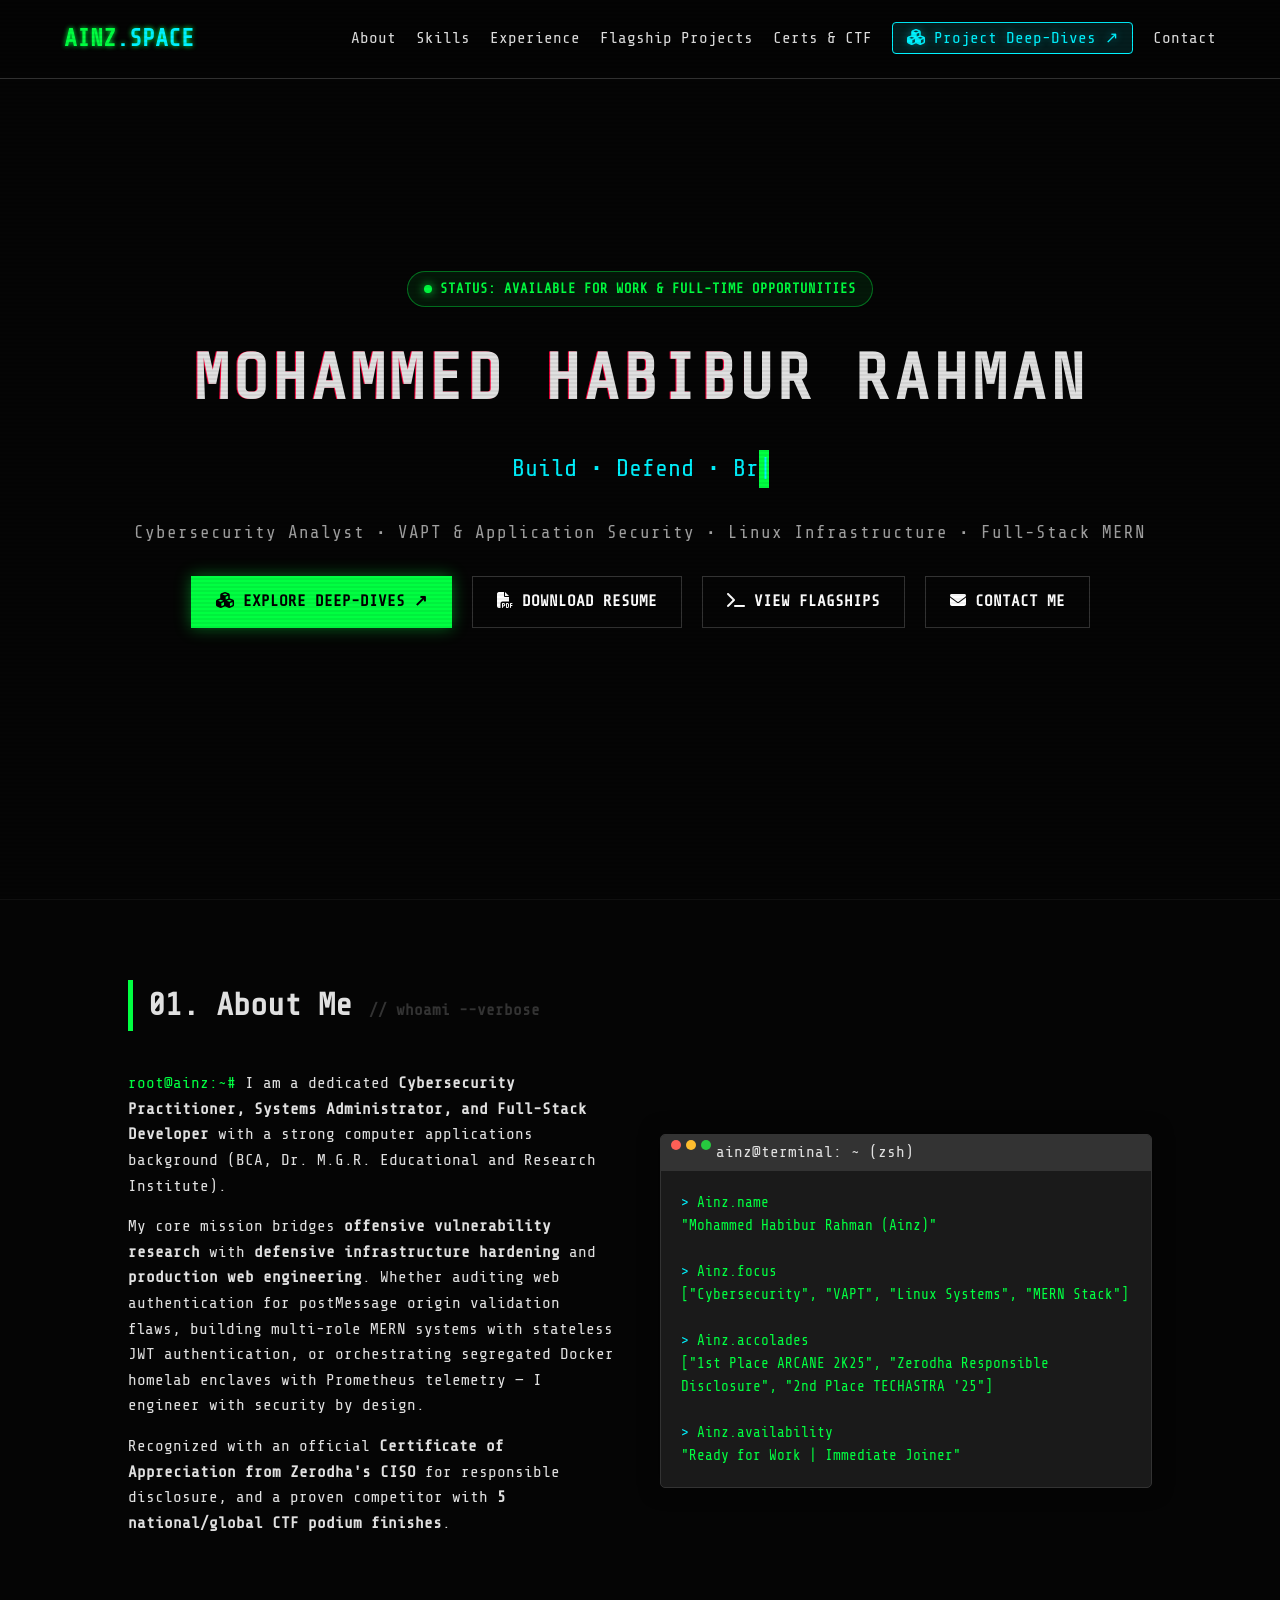
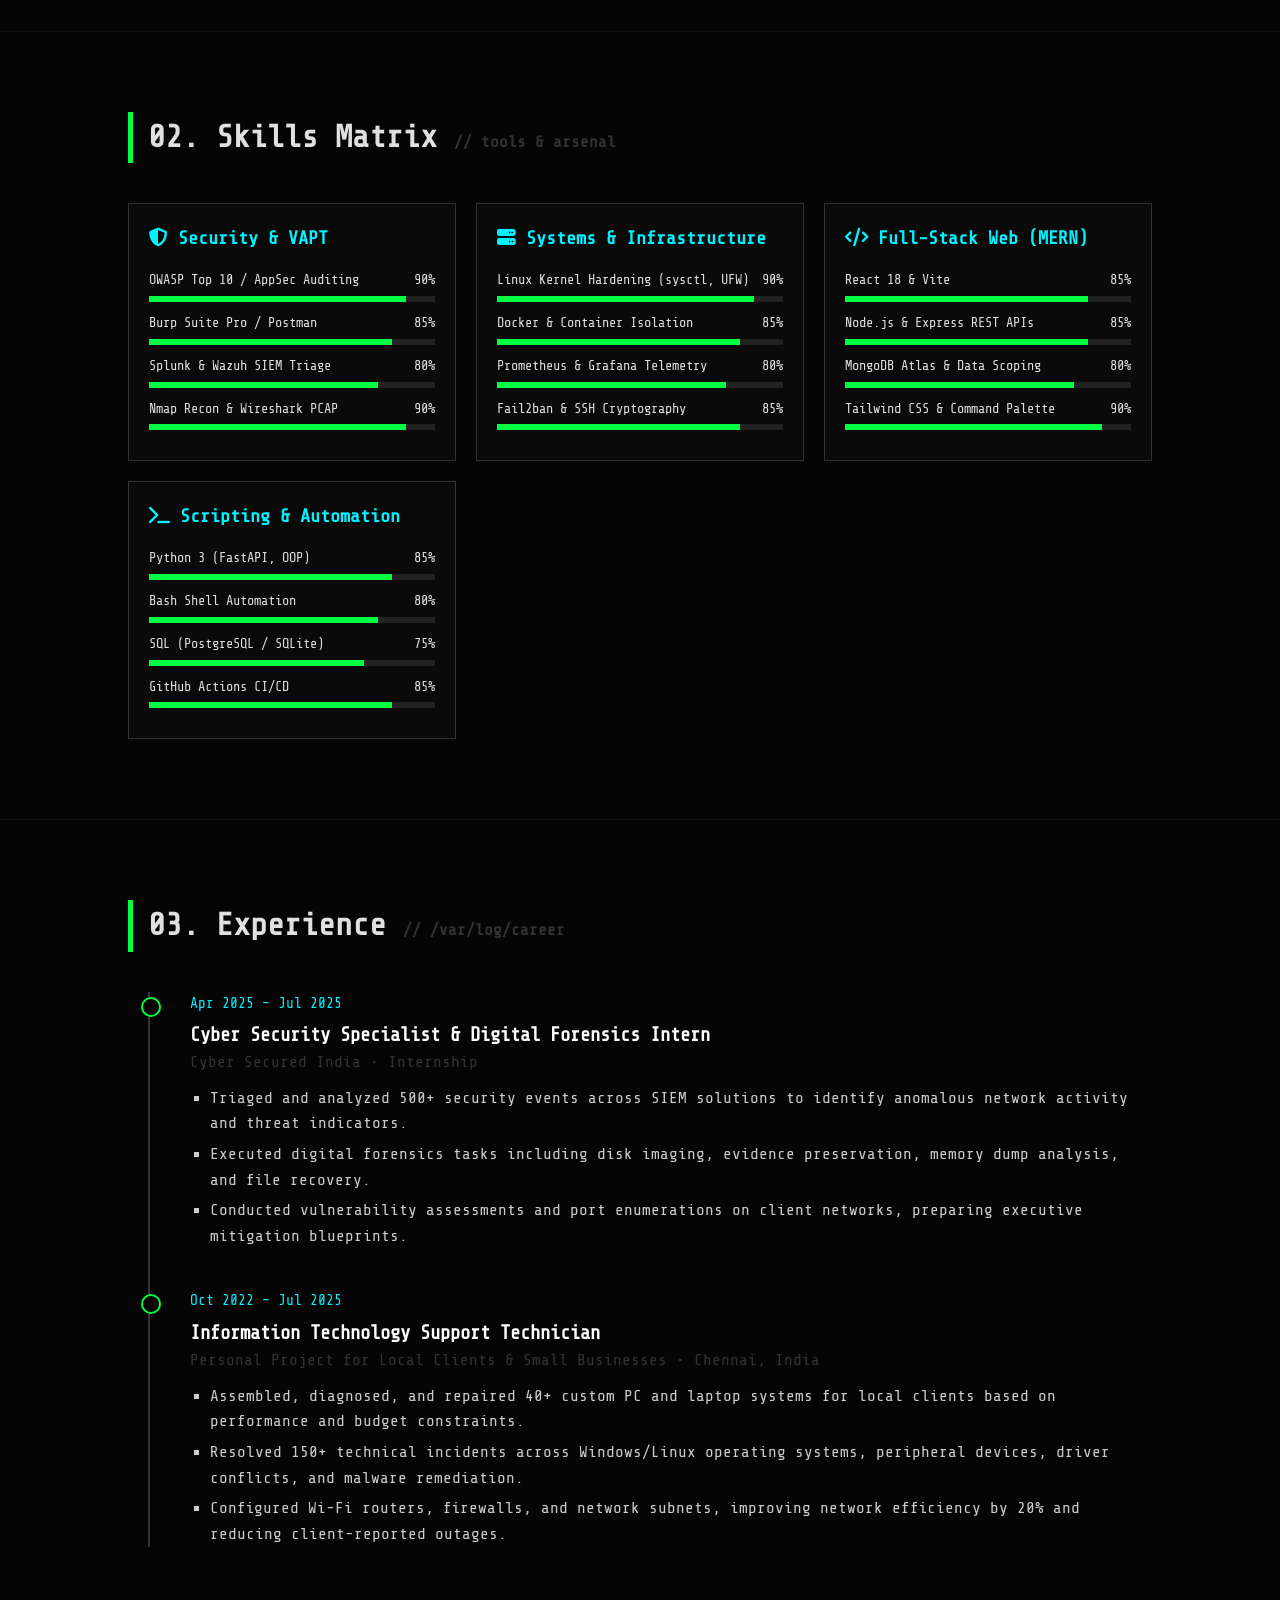
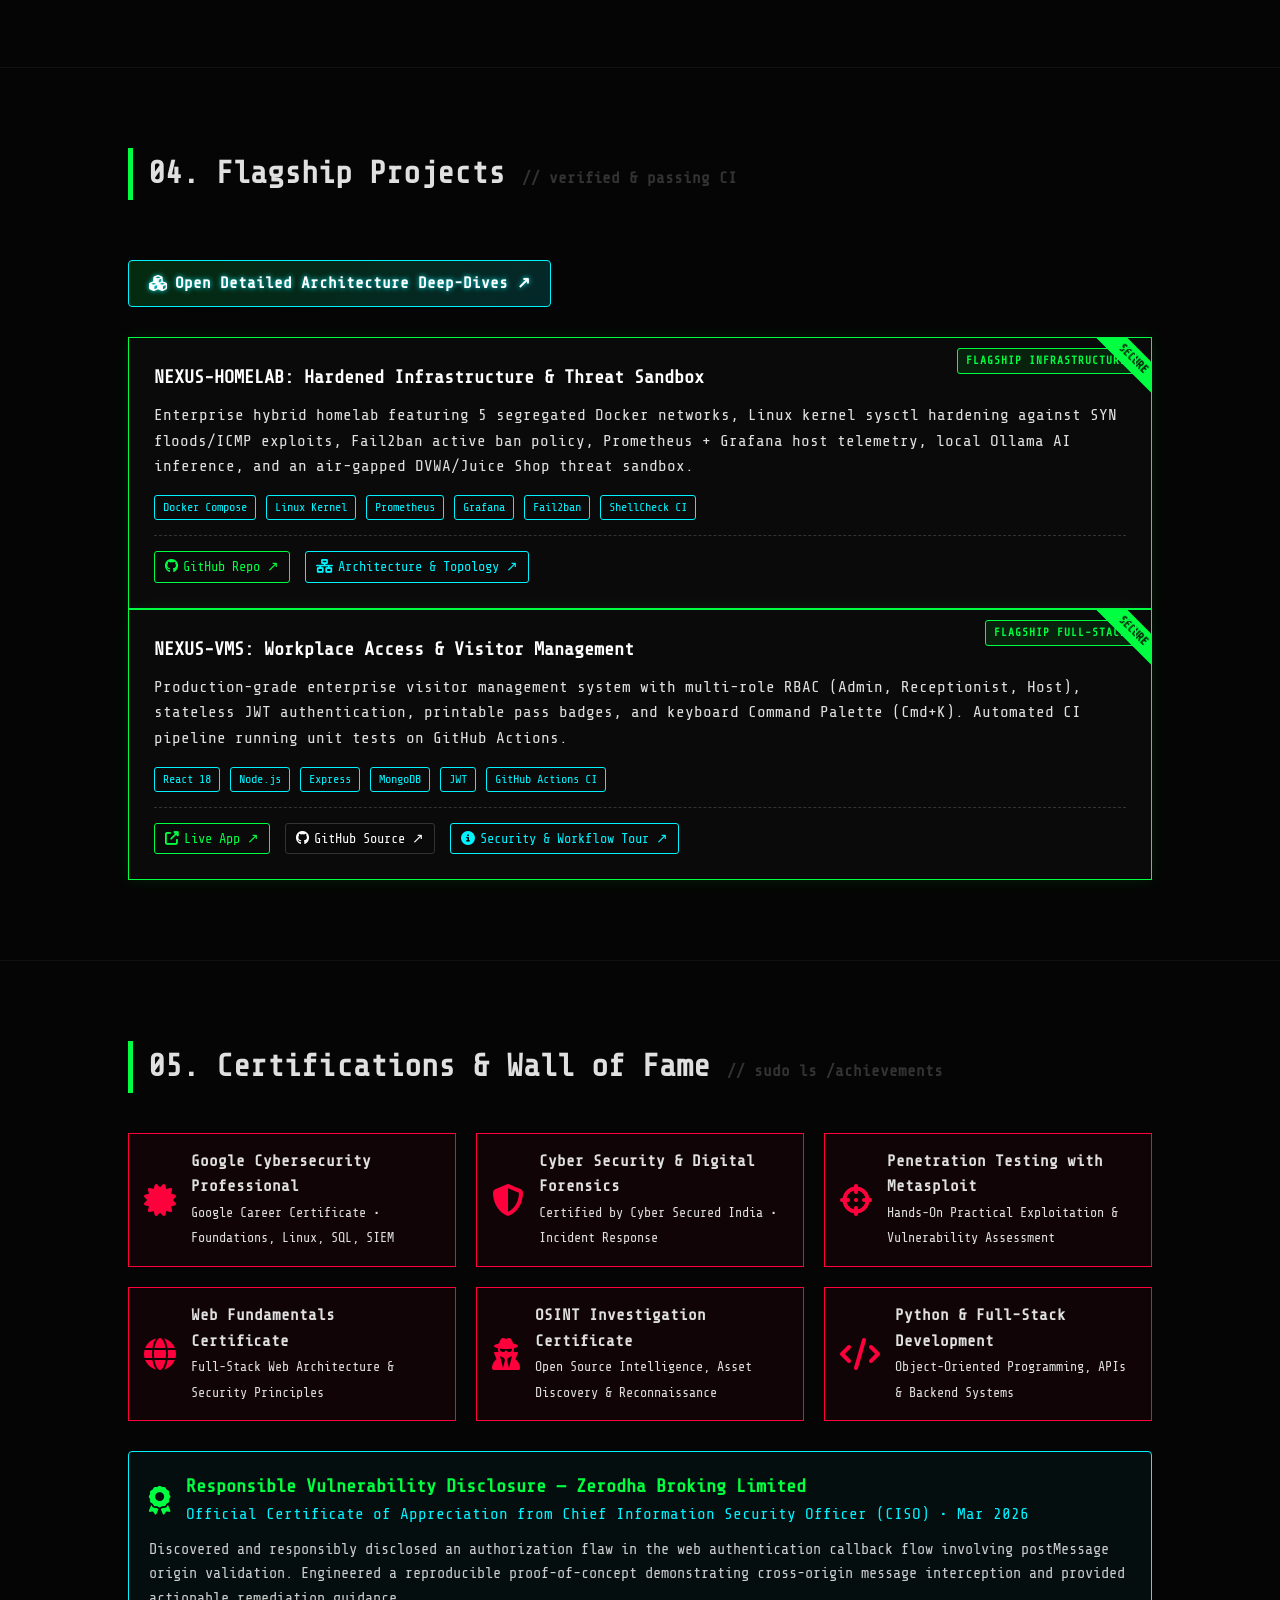
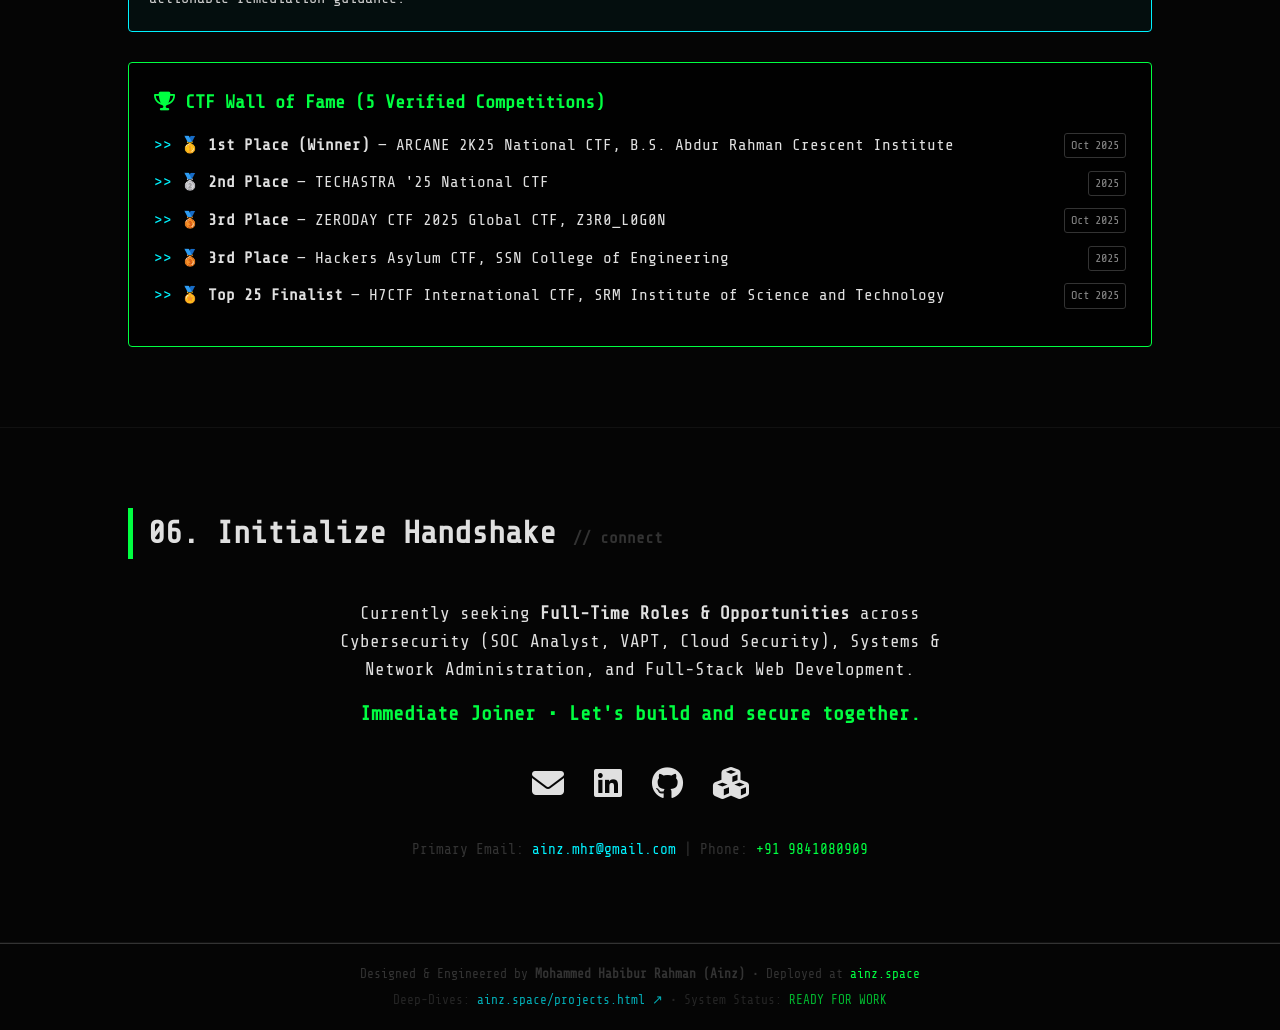
<file: index.html>
<!DOCTYPE html>
<html lang="en">
<head>
    <meta charset="UTF-8">
    <meta name="viewport" content="width=device-width, initial-scale=1.0">
    <title>Mohammed Habibur Rahman (Ainz) | Cybersecurity Analyst & Systems Engineer</title>
    <meta name="description" content="Portfolio of Mohammed Habibur Rahman (Ainz) — Cybersecurity Analyst, VAPT & AppSec Specialist, Systems & Infrastructure Engineer, and Full-Stack MERN Developer.">
    
    <!-- Fonts -->
    <link rel="preconnect" href="https://fonts.googleapis.com">
    <link rel="preconnect" href="https://fonts.gstatic.com" crossorigin>
    <link href="https://fonts.googleapis.com/css2?family=Fira+Code:wght@400;500;600;700&family=Outfit:wght@400;600;700;800&family=Share+Tech+Mono&display=swap" rel="stylesheet">
    
    <!-- FontAwesome -->
    <link rel="stylesheet" href="https://cdnjs.cloudflare.com/ajax/libs/font-awesome/6.5.1/css/all.min.css">

    <link rel="stylesheet" href="style.css">
</head>
<body>

    <!-- Background Matrix & CRT scanlines -->
    <canvas id="matrix-canvas"></canvas>
    <div class="scanlines"></div>

    <!-- Navigation -->
    <nav aria-label="main navigation">
        <a href="#" class="logo">AINZ<span class="cyan">.SPACE</span></a>
        <ul class="nav-links">
            <li><a href="#about">About</a></li>
            <li><a href="#skills">Skills</a></li>
            <li><a href="#experience">Experience</a></li>
            <li><a href="#projects">Flagship Projects</a></li>
            <li><a href="#achievements">Certs & CTF</a></li>
            <li><a href="projects.html" class="showcase-nav-link"><i class="fas fa-cubes"></i> Project Deep-Dives ↗</a></li>
            <li><a href="#contact">Contact</a></li>
        </ul>

        <button class="hamburger" aria-expanded="false" aria-label="Toggle mobile menu">
            <span></span>
            <span></span>
            <span></span>
        </button>
    </nav>
    <div class="mobile-nav">
        <ul>
            <li><a href="#about">About</a></li>
            <li><a href="#skills">Skills</a></li>
            <li><a href="#experience">Experience</a></li>
            <li><a href="#projects">Flagship Projects</a></li>
            <li><a href="#achievements">Certs & CTF</a></li>
            <li><a href="projects.html"><i class="fas fa-cubes"></i> Project Deep-Dives ↗</a></li>
            <li><a href="#contact">Contact</a></li>
        </ul>
    </div>

    <!-- Hero Section -->
    <section class="hero">
        <div class="status-badge-container">
            <span class="pulse-dot"></span>
            <span class="status-badge-text">STATUS: AVAILABLE FOR WORK & FULL-TIME OPPORTUNITIES</span>
        </div>
        <div class="glitch-wrapper">
            <h1 class="glitch" data-text="MOHAMMED HABIBUR RAHMAN">MOHAMMED HABIBUR RAHMAN</h1>
        </div>
        <div class="tagline">
            <span id="typewriter"></span><span class="cursor">|</span>
        </div>
        <p class="hero-subtext">
            Cybersecurity Analyst &bull; VAPT & Application Security &bull; Linux Infrastructure &bull; Full-Stack MERN
        </p>
        <div class="cta-buttons">
            <a href="projects.html" class="btn btn-primary"><i class="fas fa-cubes"></i> Explore Deep-Dives ↗</a>
            <a href="resume.pdf" class="btn btn-secondary" download><i class="fas fa-file-pdf"></i> Download Resume</a>
            <a href="#projects" class="btn btn-secondary"><i class="fas fa-terminal"></i> View Flagships</a>
            <a href="#contact" class="btn btn-secondary"><i class="fas fa-envelope"></i> Contact Me</a>
        </div>
    </section>

    <!-- About Section -->
    <section id="about">
        <h2 class="section-title">01. About Me <span>// whoami --verbose</span></h2>
        <div class="about-content">
            <div class="bio-text">
                <p>
                    <span class="highlight">root@ainz:~#</span> I am a dedicated <strong>Cybersecurity Practitioner, Systems Administrator, and Full-Stack Developer</strong> with a strong computer applications background (BCA, Dr. M.G.R. Educational and Research Institute).
                </p>
                <p>
                    My core mission bridges <strong>offensive vulnerability research</strong> with <strong>defensive infrastructure hardening</strong> and <strong>production web engineering</strong>. Whether auditing web authentication for postMessage origin validation flaws, building multi-role MERN systems with stateless JWT authentication, or orchestrating segregated Docker homelab enclaves with Prometheus telemetry — I engineer with security by design.
                </p>
                <p>
                    Recognized with an official <strong>Certificate of Appreciation from Zerodha's CISO</strong> for responsible disclosure, and a proven competitor with <strong>5 national/global CTF podium finishes</strong>.
                </p>
            </div>
            <div class="terminal-window">
                <div class="terminal-header">
                    <div class="dot red-dot"></div>
                    <div class="dot yellow-dot"></div>
                    <div class="dot green-dot"></div>
                    <span class="terminal-title">ainz@terminal: ~ (zsh)</span>
                </div>
                <div class="terminal-body">
                    <p><span class="cyan">></span> Ainz.name</p>
                    <p class="highlight">"Mohammed Habibur Rahman (Ainz)"</p>
                    <br>
                    <p><span class="cyan">></span> Ainz.focus</p>
                    <p class="highlight">["Cybersecurity", "VAPT", "Linux Systems", "MERN Stack"]</p>
                    <br>
                    <p><span class="cyan">></span> Ainz.accolades</p>
                    <p class="highlight">["1st Place ARCANE 2K25", "Zerodha Responsible Disclosure", "2nd Place TECHASTRA '25"]</p>
                    <br>
                    <p><span class="cyan">></span> Ainz.availability</p>
                    <p class="highlight" style="color: #00ff41;">"Ready for Work | Immediate Joiner"</p>
                </div>
            </div>
        </div>
    </section>

    <!-- Skills Section -->
    <section id="skills">
        <h2 class="section-title">02. Skills Matrix <span>// tools & arsenal</span></h2>
        <div class="skills-grid">
            <!-- Security Operations & VAPT -->
            <div class="skill-card">
                <h3><i class="fas fa-shield-halved"></i> Security & VAPT</h3>
                <div class="skill-bar">
                    <div class="skill-name"><span>OWASP Top 10 / AppSec Auditing</span><span>90%</span></div>
                    <div class="progress-bg"><div class="progress-fill" style="width: 90%"></div></div>
                </div>
                <div class="skill-bar">
                    <div class="skill-name"><span>Burp Suite Pro / Postman</span><span>85%</span></div>
                    <div class="progress-bg"><div class="progress-fill" style="width: 85%"></div></div>
                </div>
                <div class="skill-bar">
                    <div class="skill-name"><span>Splunk & Wazuh SIEM Triage</span><span>80%</span></div>
                    <div class="progress-bg"><div class="progress-fill" style="width: 80%"></div></div>
                </div>
                <div class="skill-bar">
                    <div class="skill-name"><span>Nmap Recon & Wireshark PCAP</span><span>90%</span></div>
                    <div class="progress-bg"><div class="progress-fill" style="width: 90%"></div></div>
                </div>
            </div>

            <!-- Infrastructure & Cloud -->
            <div class="skill-card">
                <h3><i class="fas fa-server"></i> Systems & Infrastructure</h3>
                <div class="skill-bar">
                    <div class="skill-name"><span>Linux Kernel Hardening (sysctl, UFW)</span><span>90%</span></div>
                    <div class="progress-bg"><div class="progress-fill" style="width: 90%"></div></div>
                </div>
                <div class="skill-bar">
                    <div class="skill-name"><span>Docker & Container Isolation</span><span>85%</span></div>
                    <div class="progress-bg"><div class="progress-fill" style="width: 85%"></div></div>
                </div>
                <div class="skill-bar">
                    <div class="skill-name"><span>Prometheus & Grafana Telemetry</span><span>80%</span></div>
                    <div class="progress-bg"><div class="progress-fill" style="width: 80%"></div></div>
                </div>
                <div class="skill-bar">
                    <div class="skill-name"><span>Fail2ban & SSH Cryptography</span><span>85%</span></div>
                    <div class="progress-bg"><div class="progress-fill" style="width: 85%"></div></div>
                </div>
            </div>

            <!-- Full-Stack Web Development -->
            <div class="skill-card">
                <h3><i class="fas fa-code"></i> Full-Stack Web (MERN)</h3>
                <div class="skill-bar">
                    <div class="skill-name"><span>React 18 & Vite</span><span>85%</span></div>
                    <div class="progress-bg"><div class="progress-fill" style="width: 85%"></div></div>
                </div>
                <div class="skill-bar">
                    <div class="skill-name"><span>Node.js & Express REST APIs</span><span>85%</span></div>
                    <div class="progress-bg"><div class="progress-fill" style="width: 85%"></div></div>
                </div>
                <div class="skill-bar">
                    <div class="skill-name"><span>MongoDB Atlas & Data Scoping</span><span>80%</span></div>
                    <div class="progress-bg"><div class="progress-fill" style="width: 80%"></div></div>
                </div>
                <div class="skill-bar">
                    <div class="skill-name"><span>Tailwind CSS & Command Palette</span><span>90%</span></div>
                    <div class="progress-bg"><div class="progress-fill" style="width: 90%"></div></div>
                </div>
            </div>

            <!-- Scripting & Automation -->
            <div class="skill-card">
                <h3><i class="fas fa-terminal"></i> Scripting & Automation</h3>
                <div class="skill-bar">
                    <div class="skill-name"><span>Python 3 (FastAPI, OOP)</span><span>85%</span></div>
                    <div class="progress-bg"><div class="progress-fill" style="width: 85%"></div></div>
                </div>
                <div class="skill-bar">
                    <div class="skill-name"><span>Bash Shell Automation</span><span>80%</span></div>
                    <div class="progress-bg"><div class="progress-fill" style="width: 80%"></div></div>
                </div>
                <div class="skill-bar">
                    <div class="skill-name"><span>SQL (PostgreSQL / SQLite)</span><span>75%</span></div>
                    <div class="progress-bg"><div class="progress-fill" style="width: 75%"></div></div>
                </div>
                <div class="skill-bar">
                    <div class="skill-name"><span>GitHub Actions CI/CD</span><span>85%</span></div>
                    <div class="progress-bg"><div class="progress-fill" style="width: 85%"></div></div>
                </div>
            </div>
        </div>
    </section>

    <!-- Experience Section -->
    <section id="experience">
        <h2 class="section-title">03. Experience <span>// /var/log/career</span></h2>
        <div class="timeline">
            <div class="timeline-item">
                <div class="timeline-date">Apr 2025 – Jul 2025</div>
                <div class="timeline-role">Cyber Security Specialist & Digital Forensics Intern</div>
                <div class="timeline-company">Cyber Secured India &bull; Internship</div>
                <ul class="timeline-desc">
                    <li>Triaged and analyzed 500+ security events across SIEM solutions to identify anomalous network activity and threat indicators.</li>
                    <li>Executed digital forensics tasks including disk imaging, evidence preservation, memory dump analysis, and file recovery.</li>
                    <li>Conducted vulnerability assessments and port enumerations on client networks, preparing executive mitigation blueprints.</li>
                </ul>
            </div>

            <div class="timeline-item">
                <div class="timeline-date">Oct 2022 – Jul 2025</div>
                <div class="timeline-role">Information Technology Support Technician</div>
                <div class="timeline-company">Personal Project for Local Clients & Small Businesses &bull; Chennai, India</div>
                <ul class="timeline-desc">
                    <li>Assembled, diagnosed, and repaired 40+ custom PC and laptop systems for local clients based on performance and budget constraints.</li>
                    <li>Resolved 150+ technical incidents across Windows/Linux operating systems, peripheral devices, driver conflicts, and malware remediation.</li>
                    <li>Configured Wi-Fi routers, firewalls, and network subnets, improving network efficiency by 20% and reducing client-reported outages.</li>
                </ul>
            </div>
        </div>
    </section>

    <!-- Flagship Projects Section -->
    <section id="projects">
        <div class="section-header-flex">
            <h2 class="section-title">04. Flagship Projects <span>// verified & passing CI</span></h2>
            <a href="projects.html" class="showcase-banner-btn">
                <i class="fas fa-cubes"></i> Open Detailed Architecture Deep-Dives ↗
            </a>
        </div>
        
        <div class="project-grid-two">
            <!-- Project 1: NEXUS-HOMELAB -->
            <div class="project-card featured-highlight">
                <div class="project-badge">FLAGSHIP INFRASTRUCTURE</div>
                <h3>NEXUS-HOMELAB: Hardened Infrastructure & Threat Sandbox</h3>
                <p>Enterprise hybrid homelab featuring 5 segregated Docker networks, Linux kernel sysctl hardening against SYN floods/ICMP exploits, Fail2ban active ban policy, Prometheus + Grafana host telemetry, local Ollama AI inference, and an air-gapped DVWA/Juice Shop threat sandbox.</p>
                <div class="tech-stack">
                    <span class="tech-badge">Docker Compose</span>
                    <span class="tech-badge">Linux Kernel</span>
                    <span class="tech-badge">Prometheus</span>
                    <span class="tech-badge">Grafana</span>
                    <span class="tech-badge">Fail2ban</span>
                    <span class="tech-badge">ShellCheck CI</span>
                </div>
                <div class="project-outcome">
                    <a href="https://github.com/AinzAmour/NEXUS-HOMELAB" target="_blank" class="proj-link live-link"><i class="fab fa-github"></i> GitHub Repo ↗</a>
                    <a href="projects.html#nexus-homelab" class="proj-link highlight-link"><i class="fas fa-network-wired"></i> Architecture & Topology ↗</a>
                </div>
            </div>

            <!-- Project 2: NEXUS-VMS -->
            <div class="project-card featured-highlight">
                <div class="project-badge">FLAGSHIP FULL-STACK</div>
                <h3>NEXUS-VMS: Workplace Access & Visitor Management</h3>
                <p>Production-grade enterprise visitor management system with multi-role RBAC (Admin, Receptionist, Host), stateless JWT authentication, printable pass badges, and keyboard Command Palette (Cmd+K). Automated CI pipeline running unit tests on GitHub Actions.</p>
                <div class="tech-stack">
                    <span class="tech-badge">React 18</span>
                    <span class="tech-badge">Node.js</span>
                    <span class="tech-badge">Express</span>
                    <span class="tech-badge">MongoDB</span>
                    <span class="tech-badge">JWT</span>
                    <span class="tech-badge">GitHub Actions CI</span>
                </div>
                <div class="project-outcome">
                    <a href="https://nexus-vpms.vercel.app" target="_blank" class="proj-link live-link"><i class="fas fa-external-link-alt"></i> Live App ↗</a>
                    <a href="https://github.com/AinzAmour/NEXUS-VMS" target="_blank" class="proj-link"><i class="fab fa-github"></i> GitHub Source ↗</a>
                    <a href="projects.html#nexus-vms" class="proj-link highlight-link"><i class="fas fa-info-circle"></i> Security & Workflow Tour ↗</a>
                </div>
            </div>
        </div>
    </section>

    <!-- Certifications & CTF Section -->
    <section id="achievements">
        <h2 class="section-title">05. Certifications & Wall of Fame <span>// sudo ls /achievements</span></h2>
        
        <div class="achievements-container">
            <div class="cert-item">
                <i class="fas fa-certificate cert-icon"></i>
                <div>
                    <h4>Google Cybersecurity Professional</h4>
                    <small>Google Career Certificate &bull; Foundations, Linux, SQL, SIEM</small>
                </div>
            </div>
            <div class="cert-item">
                <i class="fas fa-shield-alt cert-icon"></i>
                <div>
                    <h4>Cyber Security & Digital Forensics</h4>
                    <small>Certified by Cyber Secured India &bull; Incident Response</small>
                </div>
            </div>
            <div class="cert-item">
                <i class="fas fa-crosshairs cert-icon"></i>
                <div>
                    <h4>Penetration Testing with Metasploit</h4>
                    <small>Hands-On Practical Exploitation & Vulnerability Assessment</small>
                </div>
            </div>
            <div class="cert-item">
                <i class="fas fa-globe cert-icon"></i>
                <div>
                    <h4>Web Fundamentals Certificate</h4>
                    <small>Full-Stack Web Architecture & Security Principles</small>
                </div>
            </div>
            <div class="cert-item">
                <i class="fas fa-user-secret cert-icon"></i>
                <div>
                    <h4>OSINT Investigation Certificate</h4>
                    <small>Open Source Intelligence, Asset Discovery & Reconnaissance</small>
                </div>
            </div>
            <div class="cert-item">
                <i class="fas fa-code cert-icon"></i>
                <div>
                    <h4>Python & Full-Stack Development</h4>
                    <small>Object-Oriented Programming, APIs & Backend Systems</small>
                </div>
            </div>
        </div>
        
        <!-- Responsible Disclosure Spotlight -->
        <div class="zerodha-banner">
            <div class="zerodha-header">
                <i class="fas fa-award highlight" style="font-size: 1.8rem;"></i>
                <div>
                    <h3 class="highlight">Responsible Vulnerability Disclosure — Zerodha Broking Limited</h3>
                    <p class="cyan">Official Certificate of Appreciation from Chief Information Security Officer (CISO) &bull; Mar 2026</p>
                </div>
            </div>
            <p style="margin-top: 10px; color: #ccc; font-size: 0.95rem;">
                Discovered and responsibly disclosed an authorization flaw in the web authentication callback flow involving postMessage origin validation. Engineered a reproducible proof-of-concept demonstrating cross-origin message interception and provided actionable remediation guidance.
            </p>
        </div>

        <!-- CTF Wall of Fame -->
        <div class="ctf-box">
            <h3 class="highlight"><i class="fas fa-trophy"></i> CTF Wall of Fame (5 Verified Competitions)</h3>
            <ul class="ctf-list">
                <li><span class="cyan">>></span> 🥇 <strong>1st Place (Winner)</strong> &mdash; ARCANE 2K25 National CTF, B.S. Abdur Rahman Crescent Institute <span class="tag">Oct 2025</span></li>
                <li><span class="cyan">>></span> 🥈 <strong>2nd Place</strong> &mdash; TECHASTRA '25 National CTF <span class="tag">2025</span></li>
                <li><span class="cyan">>></span> 🥉 <strong>3rd Place</strong> &mdash; ZERODAY CTF 2025 Global CTF, Z3R0_L0G0N <span class="tag">Oct 2025</span></li>
                <li><span class="cyan">>></span> 🥉 <strong>3rd Place</strong> &mdash; Hackers Asylum CTF, SSN College of Engineering <span class="tag">2025</span></li>
                <li><span class="cyan">>></span> 🏅 <strong>Top 25 Finalist</strong> &mdash; H7CTF International CTF, SRM Institute of Science and Technology <span class="tag">Oct 2025</span></li>
            </ul>
        </div>
    </section>

    <!-- Contact Section -->
    <section id="contact">
        <h2 class="section-title">06. Initialize Handshake <span>// connect</span></h2>
        <div class="contact-container">
            <p style="font-size: 1.1rem;">
                Currently seeking <strong>Full-Time Roles & Opportunities</strong> across Cybersecurity (SOC Analyst, VAPT, Cloud Security), Systems & Network Administration, and Full-Stack Web Development.
            </p>
            <p class="highlight" style="margin-top: 15px; font-size: 1.25rem; font-weight: bold;">
                Immediate Joiner &bull; Let's build and secure together.
            </p>
            
            <div class="contact-links">
                <a href="mailto:ainz.mhr@gmail.com" title="Email: ainz.mhr@gmail.com"><i class="fas fa-envelope"></i></a>
                <a href="https://linkedin.com/in/mhr-ainz" target="_blank" title="LinkedIn: in/mhr-ainz"><i class="fab fa-linkedin"></i></a>
                <a href="https://github.com/AinzAmour" target="_blank" title="GitHub: AinzAmour"><i class="fab fa-github"></i></a>
                <a href="projects.html" title="Projects Deep-Dives"><i class="fas fa-cubes"></i></a>
            </div>
            
            <div style="margin-top: 25px;">
                <span style="color: var(--dim-gray); font-size: 0.9rem;">Primary Email: <a href="mailto:ainz.mhr@gmail.com" class="cyan">ainz.mhr@gmail.com</a> | Phone: <span class="highlight">+91 9841080909</span></span>
            </div>
        </div>
    </section>

    <footer>
        <p>Designed & Engineered by <strong>Mohammed Habibur Rahman (Ainz)</strong> &bull; Deployed at <a href="https://ainz.space" class="highlight">ainz.space</a></p>
        <p style="opacity: 0.7; font-size: 0.8rem; margin-top: 5px;">
            Deep-Dives: <a href="projects.html" class="cyan">ainz.space/projects.html ↗</a> &bull; System Status: <span style="color: #00ff41;">READY FOR WORK</span>
        </p>
    </footer>

    <script src="script.js"></script>
</body>
</html>
</file>
<file: style.css>
/* --- CSS VARIABLES & RESET --- */
:root {
    --bg-color: #050505;
    --card-bg: #0a0a0a;
    --text-color: #e0e0e0;
    --neon-green: #00ff41;
    --neon-cyan: #00f3ff;
    --neon-red: #ff003c;
    --dim-gray: #333;
    --font-main: 'Share Tech Mono', monospace;
}

* {
    margin: 0;
    padding: 0;
    box-sizing: border-box;
}

body {
    background-color: var(--bg-color);
    color: var(--text-color);
    font-family: var(--font-main);
    overflow-x: hidden;
    line-height: 1.6;
}

/* --- UTILITIES --- */
a { text-decoration: none; color: inherit; transition: 0.3s; }
ul { list-style: none; }
.highlight { color: var(--neon-green); }
.cyan { color: var(--neon-cyan); }
.red { color: var(--neon-red); }

/* Scrollbar */
::-webkit-scrollbar { width: 8px; }
::-webkit-scrollbar-track { background: var(--bg-color); }
::-webkit-scrollbar-thumb { background: var(--dim-gray); border-radius: 4px; }
::-webkit-scrollbar-thumb:hover { background: var(--neon-green); }

/* --- BACKGROUND EFFECTS --- */
#matrix-canvas {
    position: fixed;
    top: 0;
    left: 0;
    width: 100%;
    height: 100%;
    z-index: -1;
    opacity: 0.05; /* Subtle background */
}

/* CRT Scanline Effect Overlay */
.scanlines {
    position: fixed;
    top: 0;
    left: 0;
    width: 100vw;
    height: 100vh;
    background: linear-gradient(to bottom, rgba(255,255,255,0), rgba(255,255,255,0) 50%, rgba(0,0,0,0.2) 50%, rgba(0,0,0,0.2));
    background-size: 100% 4px;
    z-index: 999;
    pointer-events: none;
    opacity: 0.3;
}

/* --- NAVIGATION --- */
nav {
    position: fixed;
    top: 0;
    width: 100%;
    padding: 20px 5%;
    display: flex;
    justify-content: space-between;
    align-items: center;
    background: rgba(5, 5, 5, 0.9);
    backdrop-filter: blur(5px);
    border-bottom: 1px solid var(--dim-gray);
    z-index: 100;
}

.logo {
    font-size: 1.5rem;
    font-weight: bold;
    color: var(--neon-green);
    text-shadow: 0 0 5px var(--neon-green);
    transition: all 0.3s ease;
    cursor: pointer;
}

.logo:hover {
    color: var(--neon-cyan);
    text-shadow: 0 0 10px var(--neon-cyan), 0 0 20px var(--neon-cyan);
    transform: scale(1.05);
}

.nav-links {
    display: flex;
    gap: 20px;
}

.nav-links a:hover {
    color: var(--neon-green);
    text-shadow: 0 0 8px var(--neon-green);
}

/* --- HERO SECTION --- */
.hero {
    height: 100vh;
    display: flex;
    flex-direction: column;
    justify-content: center;
    align-items: center;
    text-align: center;
    padding: 0 20px;
}

.glitch-wrapper {
    position: relative;
}

.hero h1 {
    font-size: 4rem;
    text-transform: uppercase;
    letter-spacing: 4px;
    position: relative;
    color: var(--text-color);
}

/* Glitch Animation */
.glitch {
    position: relative;
    color: var(--text-color);
}
.glitch::before, .glitch::after {
    content: attr(data-text);
    position: absolute;
    top: 0;
    left: 0;
    width: 100%;
    height: 100%;
    background: var(--bg-color);
}
.glitch::before {
    left: 2px;
    text-shadow: -1px 0 var(--neon-red);
    clip: rect(24px, 550px, 90px, 0);
    animation: glitch-anim-2 3s infinite linear alternate-reverse;
}
.glitch::after {
    left: -2px;
    text-shadow: -1px 0 var(--neon-cyan);
    clip: rect(85px, 550px, 140px, 0);
    animation: glitch-anim 2.5s infinite linear alternate-reverse;
}

@keyframes glitch-anim {
    0% { clip: rect(10px, 9999px, 31px, 0); }
    20% { clip: rect(70px, 9999px, 90px, 0); }
    40% { clip: rect(20px, 9999px, 60px, 0); }
    60% { clip: rect(80px, 9999px, 100px, 0); }
    80% { clip: rect(10px, 9999px, 40px, 0); }
    100% { clip: rect(50px, 9999px, 70px, 0); }
}
@keyframes glitch-anim-2 {
    0% { clip: rect(60px, 9999px, 80px, 0); }
    20% { clip: rect(10px, 9999px, 30px, 0); }
    40% { clip: rect(90px, 9999px, 100px, 0); }
    60% { clip: rect(15px, 9999px, 45px, 0); }
    80% { clip: rect(55px, 9999px, 75px, 0); }
    100% { clip: rect(30px, 9999px, 50px, 0); }
}

.tagline {
    font-size: 1.5rem;
    margin: 20px 0;
    color: var(--neon-cyan);
}

.cursor {
    display: inline-block;
    width: 10px;
    background-color: var(--neon-green);
    animation: blink 1s infinite;
}

@keyframes blink { 0%, 100% { opacity: 1; } 50% { opacity: 0; } }

.cta-buttons {
    margin-top: 30px;
    display: flex;
    gap: 20px;
    flex-wrap: wrap;
    justify-content: center;
}

.btn {
    padding: 12px 24px;
    border: 1px solid var(--neon-green);
    color: var(--neon-green);
    font-weight: bold;
    text-transform: uppercase;
    position: relative;
    overflow: hidden;
    background: transparent;
    cursor: pointer;
}

.btn:hover {
    background: var(--neon-green);
    color: var(--bg-color);
    box-shadow: 0 0 15px var(--neon-green);
}



/* --- SECTIONS GENERAL --- */
section {
    padding: 80px 10%;
    border-bottom: 1px solid #111;
}

.section-title {
    font-size: 2rem;
    margin-bottom: 40px;
    border-left: 5px solid var(--neon-green);
    padding-left: 15px;
    color: var(--text-color);
}

.section-title span { color: var(--dim-gray); font-size: 1rem; }

/* --- ABOUT --- */
.about-content {
    display: grid;
    grid-template-columns: 1fr 1fr;
    gap: 40px;
    align-items: center;
}

.bio-text p { margin-bottom: 15px; }

.terminal-window {
    background: #1a1a1a;
    border-radius: 5px;
    box-shadow: 0 0 20px rgba(0,0,0,0.5);
    overflow: hidden;
    border: 1px solid var(--dim-gray);
}

.terminal-header {
    background: #333;
    padding: 5px 10px;
    display: flex;
    gap: 5px;
}

.dot { width: 10px; height: 10px; border-radius: 50%; }
.red-dot { background: #ff5f56; }
.yellow-dot { background: #ffbd2e; }
.green-dot { background: #27c93f; }

.terminal-body {
    padding: 20px;
    color: var(--neon-green);
    font-size: 0.9rem;
}

/* --- SKILLS --- */
.skills-grid {
    display: grid;
    grid-template-columns: repeat(auto-fit, minmax(250px, 1fr));
    gap: 20px;
}

.skill-card {
    background: var(--card-bg);
    border: 1px solid var(--dim-gray);
    padding: 20px;
    transition: 0.3s;
}

.skill-card:hover {
    border-color: var(--neon-cyan);
    box-shadow: 0 0 10px rgba(0, 243, 255, 0.2);
    transform: translateY(-5px);
}

.skill-card h3 { color: var(--neon-cyan); margin-bottom: 15px; }

.skill-bar {
    margin-bottom: 10px;
}
.skill-name { display: flex; justify-content: space-between; font-size: 0.85rem; margin-bottom: 5px; }
.progress-bg { background: #222; height: 6px; width: 100%; }
.progress-fill { height: 100%; background: var(--neon-green); width: 0%; transition: width 1.5s ease-in-out; }

/* --- EXPERIENCE --- */
.timeline {
    position: relative;
    border-left: 2px solid var(--dim-gray);
    margin-left: 20px;
    padding-left: 40px;
}

.timeline-item {
    margin-bottom: 40px;
    position: relative;
}

.timeline-item::before {
    content: '';
    position: absolute;
    left: -49px;
    top: 5px;
    width: 16px;
    height: 16px;
    background: var(--bg-color);
    border: 2px solid var(--neon-green);
    border-radius: 50%;
}

.timeline-date {
    color: var(--neon-cyan);
    font-size: 0.9rem;
    margin-bottom: 5px;
}

.timeline-role { font-size: 1.2rem; font-weight: bold; color: #fff; }
.timeline-company { color: var(--dim-gray); margin-bottom: 10px; }
.timeline-desc li { margin-bottom: 5px; list-style: square; margin-left: 20px; color: #ccc; }

/* --- PROJECTS --- */
.project-grid {
    display: grid;
    grid-template-columns: repeat(auto-fit, minmax(300px, 1fr));
    gap: 30px;
}

.project-card {
    background: var(--card-bg);
    border: 1px solid var(--dim-gray);
    padding: 25px;
    position: relative;
    overflow: hidden;
}

.project-card::before {
    content: "SECURE";
    position: absolute;
    top: 10px;
    right: -30px;
    background: var(--neon-green);
    color: #000;
    padding: 2px 30px;
    transform: rotate(45deg);
    font-size: 0.7rem;
    font-weight: bold;
}

.project-card h3 { color: #fff; margin-bottom: 10px; }
.tech-stack { display: flex; gap: 10px; flex-wrap: wrap; margin: 15px 0; }
.tech-badge {
    font-size: 0.75rem;
    border: 1px solid var(--neon-cyan);
    color: var(--neon-cyan);
    padding: 2px 8px;
    border-radius: 3px;
}
.project-outcome {
    margin-top: 15px;
    padding-top: 15px;
    border-top: 1px dashed var(--dim-gray);
    font-size: 0.9rem;
    color: #bbb;
}

/* --- CTF & CERTS --- */
.achievements-container {
    display: flex;
    flex-wrap: wrap;
    gap: 20px;
}

.cert-item {
    flex: 1 1 300px;
    border: 1px solid var(--neon-red);
    padding: 15px;
    display: flex;
    align-items: center;
    gap: 15px;
    background: rgba(255, 0, 60, 0.05);
}

.cert-icon { font-size: 2rem; color: var(--neon-red); }

/* --- CONTACT --- */
.contact-container {
    text-align: center;
    max-width: 600px;
    margin: 0 auto;
}

.contact-links {
    display: flex;
    justify-content: center;
    gap: 30px;
    margin-top: 30px;
    font-size: 2rem;
}

footer {
    text-align: center;
    padding: 20px;
    border-top: 1px solid var(--dim-gray);
    font-size: 0.8rem;
    color: var(--dim-gray);
}

.hamburger {
    display: none;
    cursor: pointer;
}

.hamburger span {
    display: block;
    width: 25px;
    height: 3px;
    margin: 5px;
    background-color: var(--text-color);
    transition: all 0.3s ease-in-out;
}

.mobile-nav {
    display: none;
    position: absolute;
    top: 70px;
    left: 0;
    width: 100%;
    background: var(--bg-color);
    padding: 20px 0;
}

.mobile-nav ul {
    display: flex;
    flex-direction: column;
    align-items: center;
    gap: 20px;
}

.mobile-nav a {
    font-size: 1.2rem;
}

/* --- RESPONSIVE --- */
@media (max-width: 992px) {
    .project-grid {
        grid-template-columns: 1fr;
    }
}

@media (max-width: 768px) {
    .hero h1 { font-size: 2.5rem; }
    .about-content { grid-template-columns: 1fr; }
    .nav-links { display: none; }
    .hamburger { display: block; }
    .mobile-nav.active { display: block; }

    .hamburger.active span:nth-child(1) {
        transform: rotate(45deg) translate(5px, 5px);
    }

    .hamburger.active span:nth-child(2) {
        opacity: 0;
    }

    .hamburger.active span:nth-child(3) {
        transform: rotate(-45deg) translate(7px, -6px);
    }
}

body.dark-mode {
    --bg-color: #050505;
    --card-bg: #0a0a0a;
    --text-color: #e0e0e0;
}


/* --- MODERN ENHANCEMENTS FOR AINZ.SPACE --- */
.status-badge-container {
    display: inline-flex;
    align-items: center;
    gap: 8px;
    background: rgba(0, 255, 65, 0.08);
    border: 1px solid rgba(0, 255, 65, 0.4);
    padding: 6px 16px;
    border-radius: 20px;
    margin-bottom: 20px;
    font-size: 0.85rem;
    letter-spacing: 1px;
}

.pulse-dot {
    width: 8px;
    height: 8px;
    background: var(--neon-green);
    border-radius: 50%;
    box-shadow: 0 0 10px var(--neon-green);
    animation: pulse 1.5s infinite;
}

@keyframes pulse {
    0% { transform: scale(0.9); opacity: 0.7; }
    50% { transform: scale(1.3); opacity: 1; box-shadow: 0 0 15px var(--neon-green); }
    100% { transform: scale(0.9); opacity: 0.7; }
}

.status-badge-text {
    color: var(--neon-green);
    font-weight: bold;
}

.hero-subtext {
    color: #a0a0a0;
    font-size: 1.1rem;
    margin-top: 10px;
    letter-spacing: 1px;
}

.showcase-nav-link {
    background: rgba(0, 243, 255, 0.1);
    border: 1px solid var(--neon-cyan) !important;
    padding: 6px 14px;
    border-radius: 4px;
    color: var(--neon-cyan) !important;
    text-shadow: 0 0 8px rgba(0, 243, 255, 0.4);
    transition: all 0.3s ease;
}

.showcase-nav-link:hover {
    background: var(--neon-cyan) !important;
    color: #000 !important;
    box-shadow: 0 0 15px var(--neon-cyan);
}

.btn-primary {
    background: var(--neon-green) !important;
    color: #000 !important;
    border-color: var(--neon-green) !important;
    box-shadow: 0 0 15px rgba(0, 255, 65, 0.4);
}

.btn-primary:hover {
    background: #00e038 !important;
    box-shadow: 0 0 25px var(--neon-green);
}

.btn-secondary {
    border-color: var(--dim-gray);
    color: #fff;
}

.btn-secondary:hover {
    border-color: var(--neon-cyan);
    color: var(--neon-cyan);
    box-shadow: 0 0 15px rgba(0, 243, 255, 0.3);
}

.section-header-flex {
    display: flex;
    justify-content: space-between;
    align-items: center;
    flex-wrap: wrap;
    gap: 20px;
    margin-bottom: 30px;
}

.showcase-banner-btn {
    display: inline-flex;
    align-items: center;
    gap: 8px;
    background: linear-gradient(135deg, rgba(0, 255, 65, 0.15), rgba(0, 243, 255, 0.15));
    border: 1px solid var(--neon-cyan);
    padding: 10px 20px;
    border-radius: 4px;
    color: #fff;
    font-weight: bold;
    text-shadow: 0 0 5px var(--neon-cyan);
    transition: all 0.3s;
}

.showcase-banner-btn:hover {
    background: var(--neon-cyan);
    color: #000;
    box-shadow: 0 0 20px var(--neon-cyan);
}

.featured-highlight {
    border: 1px solid var(--neon-green) !important;
    box-shadow: 0 0 15px rgba(0, 255, 65, 0.1);
    position: relative;
}

.project-badge {
    position: absolute;
    top: 10px;
    right: 15px;
    font-size: 0.7rem;
    font-weight: bold;
    color: var(--neon-green);
    background: rgba(0, 255, 65, 0.1);
    padding: 3px 8px;
    border: 1px solid var(--neon-green);
    border-radius: 3px;
    letter-spacing: 1px;
}

.project-outcome {
    display: flex;
    align-items: center;
    gap: 15px;
    flex-wrap: wrap;
    margin-top: 15px;
}

.proj-link {
    display: inline-flex;
    align-items: center;
    gap: 5px;
    font-size: 0.85rem;
    color: #fff;
    border: 1px solid var(--dim-gray);
    padding: 4px 10px;
    border-radius: 3px;
    transition: 0.2s;
}

.proj-link:hover {
    border-color: var(--neon-cyan);
    color: var(--neon-cyan);
}

.live-link {
    border-color: var(--neon-green);
    color: var(--neon-green);
}

.live-link:hover {
    background: var(--neon-green);
    color: #000;
}

.highlight-link {
    border-color: var(--neon-cyan);
    color: var(--neon-cyan);
}

.highlight-link:hover {
    background: var(--neon-cyan);
    color: #000;
}

.proj-meta {
    font-size: 0.85rem;
    color: #bbb;
}

.zerodha-banner {
    margin-top: 30px;
    border: 1px solid var(--neon-cyan);
    padding: 20px;
    background: rgba(0, 243, 255, 0.04);
    border-radius: 4px;
}

.zerodha-header {
    display: flex;
    align-items: center;
    gap: 15px;
}

.ctf-box {
    margin-top: 30px;
    border: 1px solid var(--neon-green);
    padding: 25px;
    background: rgba(0, 0, 0, 0.7);
    border-radius: 4px;
}

.ctf-list {
    margin-top: 15px;
    list-style: none;
}

.ctf-list li {
    margin-bottom: 12px;
    font-size: 1rem;
    display: flex;
    align-items: center;
    flex-wrap: wrap;
    gap: 8px;
}

.ctf-list .tag {
    font-size: 0.75rem;
    color: #888;
    margin-left: auto;
    border: 1px solid #333;
    padding: 2px 6px;
    border-radius: 3px;
}
</file>
